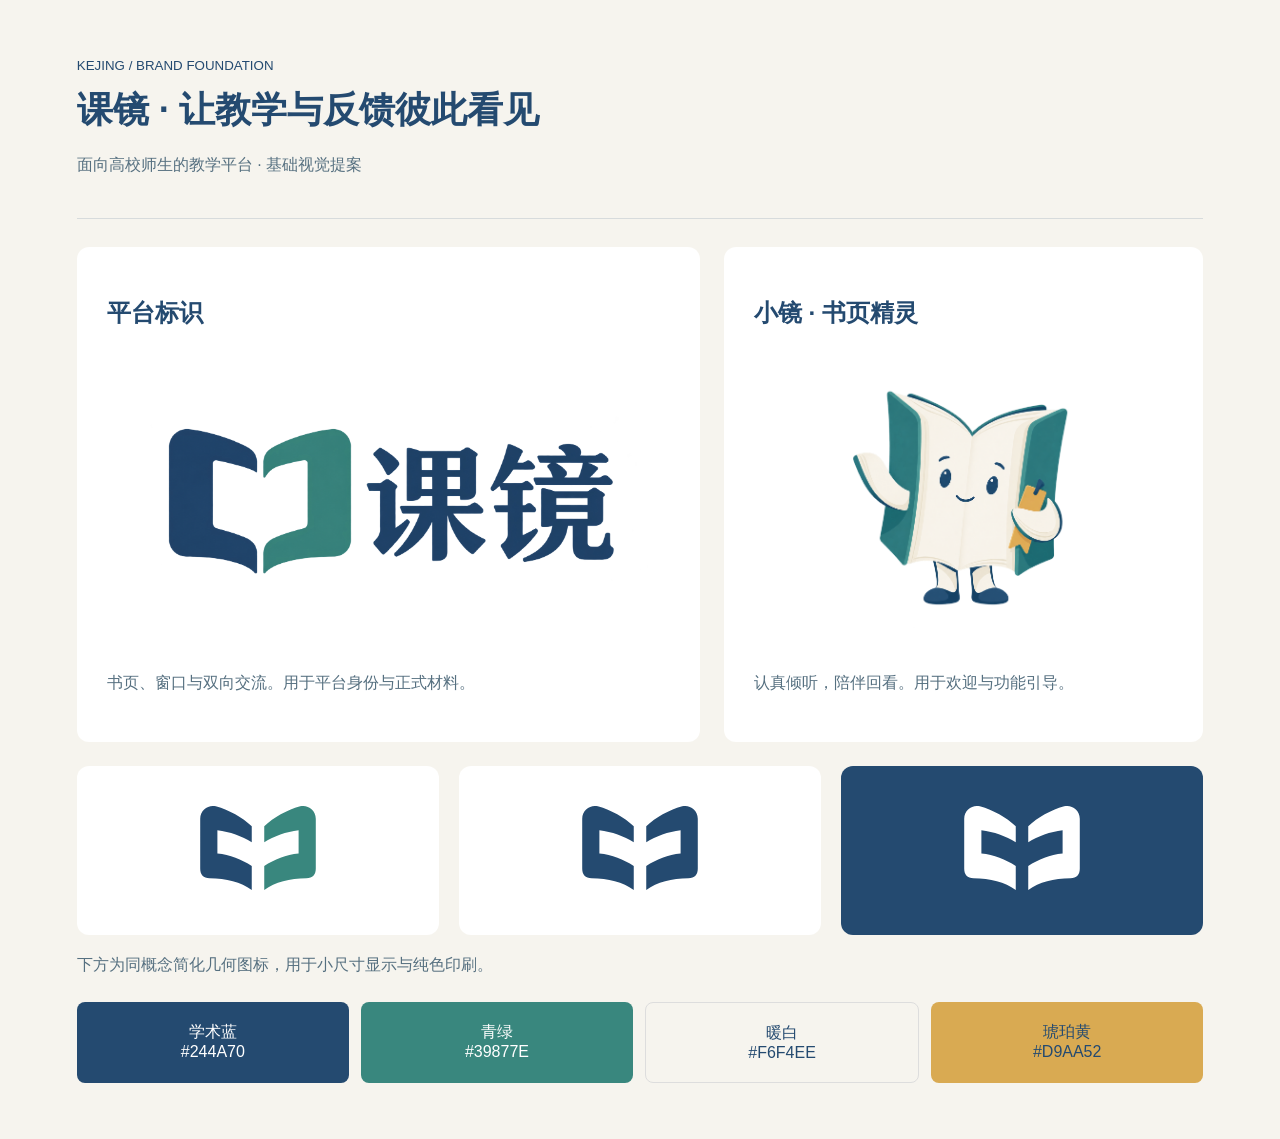
<file: brand/preview.html>
<!doctype html><html lang="zh-CN"><meta charset="utf-8"><title>课镜 · 基础视觉资源</title><style>*{box-sizing:border-box}body{margin:0;background:#F6F4EE;color:#244A70;font-family:"Microsoft YaHei",sans-serif;padding:56px 6vw}header{border-bottom:1px solid #244a7025;padding-bottom:24px}h1{font-size:36px;margin:12px 0}p{line-height:1.7;color:#567080}.grid{display:grid;grid-template-columns:1.3fr 1fr;gap:24px;margin-top:28px}.card{background:white;border-radius:12px;padding:30px}.card img{width:100%;height:300px;object-fit:contain}.small{display:flex;gap:20px;margin-top:24px}.small>div{flex:1;background:white;padding:20px;border-radius:12px}.small img{width:100%;height:125px}.swatch{display:flex;gap:12px;margin-top:24px}.swatch span{padding:20px;flex:1;border-radius:8px;text-align:center;color:white}a{color:inherit}@media(max-width:700px){.grid{grid-template-columns:1fr}.swatch{flex-wrap:wrap}}</style><header><small>KEJING / BRAND FOUNDATION</small><h1>课镜 · 让教学与反馈彼此看见</h1><p>面向高校师生的教学平台 · 基础视觉提案</p></header><main><div class="grid"><section class="card"><h2>平台标识</h2><img src="kejing-logo.png" alt="课镜Logo"><p>书页、窗口与双向交流。用于平台身份与正式材料。</p></section><section class="card"><h2>小镜 · 书页精灵</h2><img src="xiaojing-welcome.png" alt="小镜欢迎形象"><p>认真倾听，陪伴回看。用于欢迎与功能引导。</p></section></div><div class="small"><div><img src="kejing-symbol.svg" alt="双色几何图标"></div><div><img src="kejing-symbol-mono.svg" alt="单色图标"></div><div style="background:#244A70"><img src="kejing-symbol-white.svg" alt="反白图标"></div></div><p>下方为同概念简化几何图标，用于小尺寸显示与纯色印刷。</p><div class="swatch"><span style="background:#244A70">学术蓝<br>#244A70</span><span style="background:#39877E">青绿<br>#39877E</span><span style="background:#F6F4EE;color:#244A70;border:1px solid #ddd">暖白<br>#F6F4EE</span><span style="background:#D9AA52;color:#244A70">琥珀黄<br>#D9AA52</span></div></main></html>
</file>
